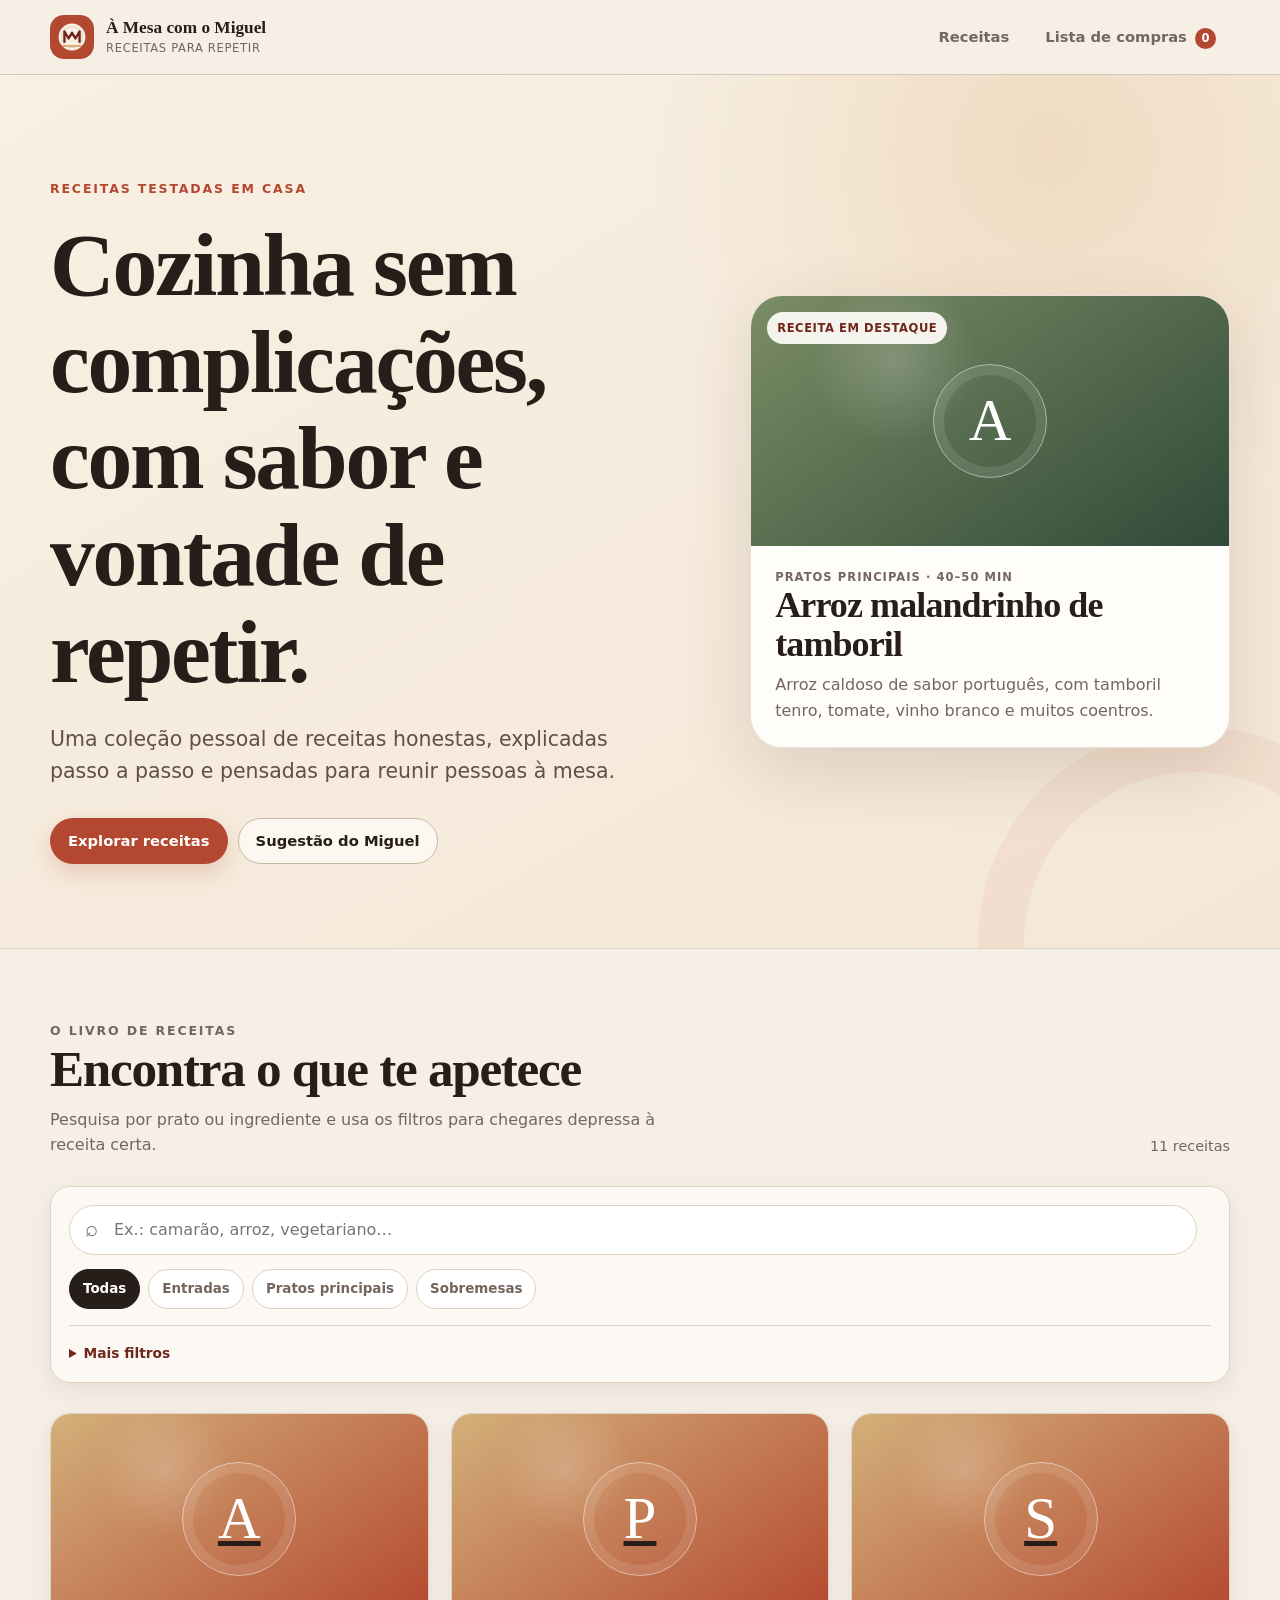
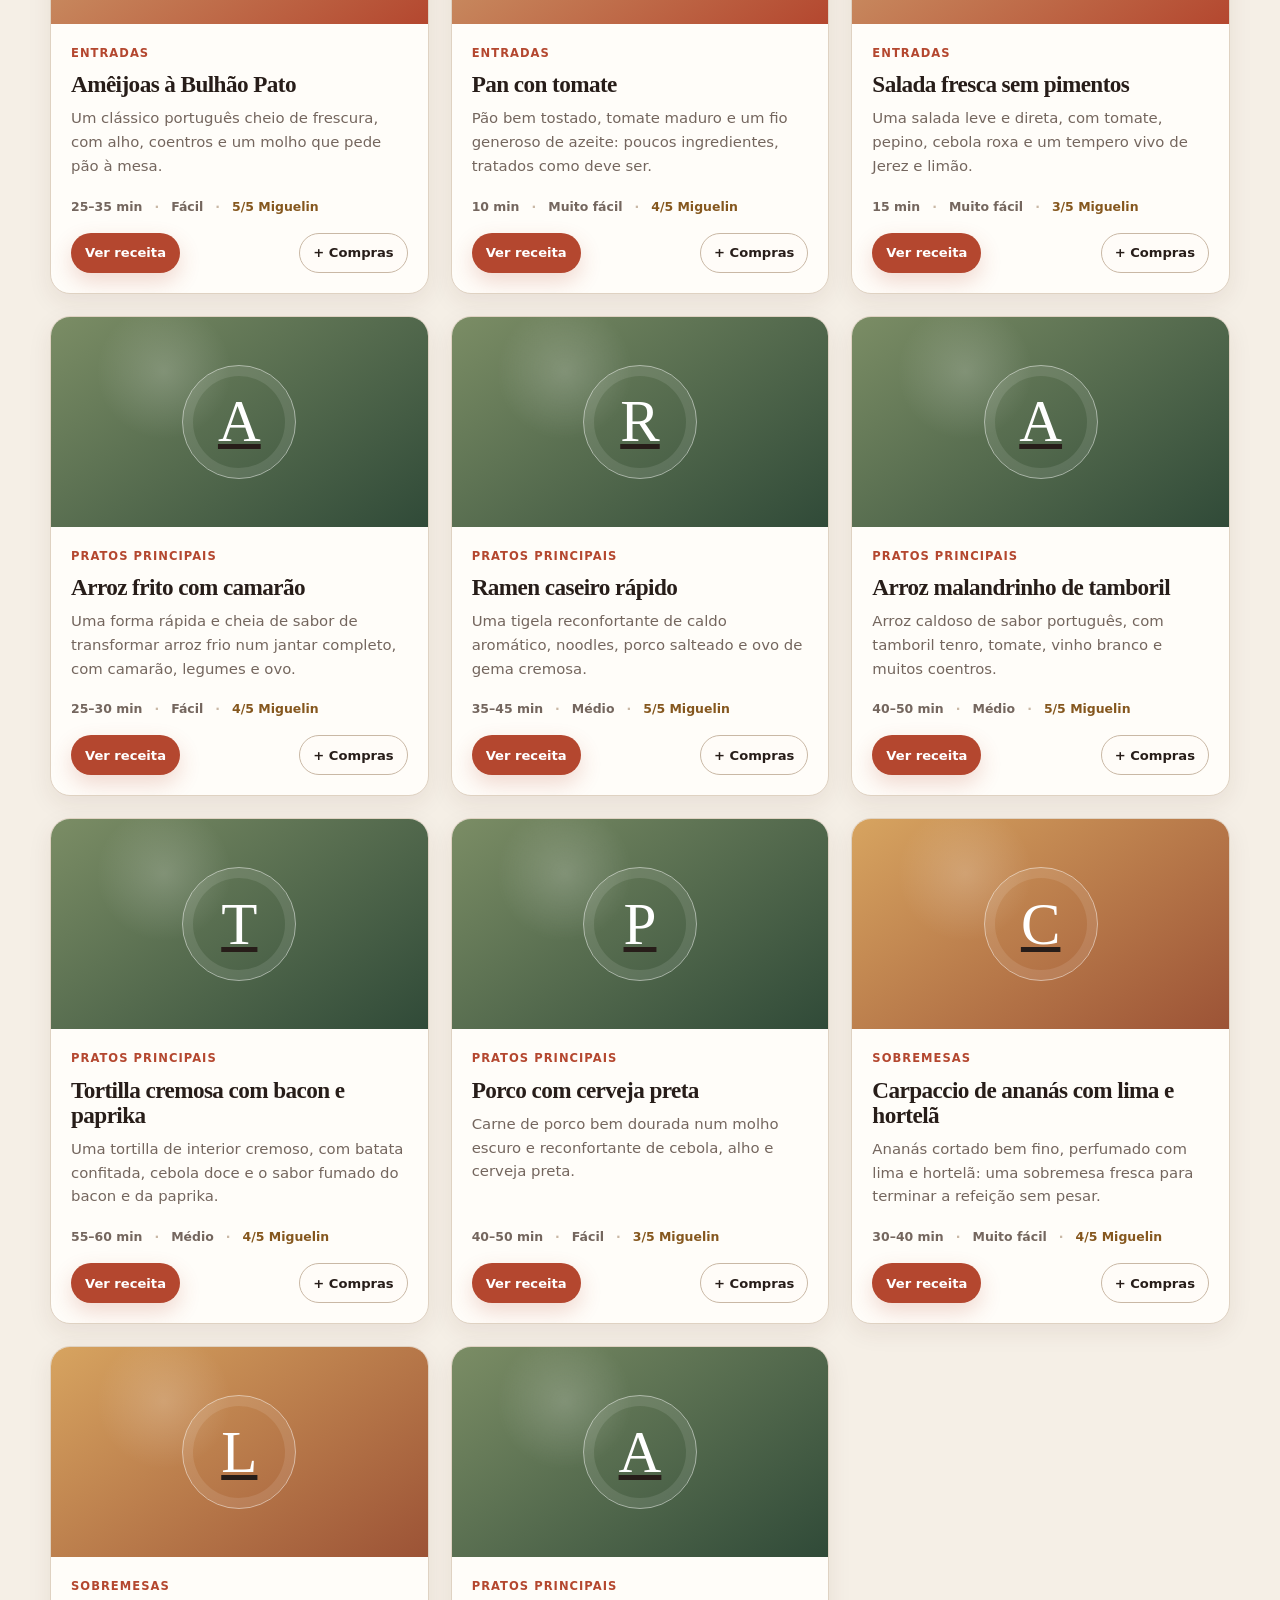
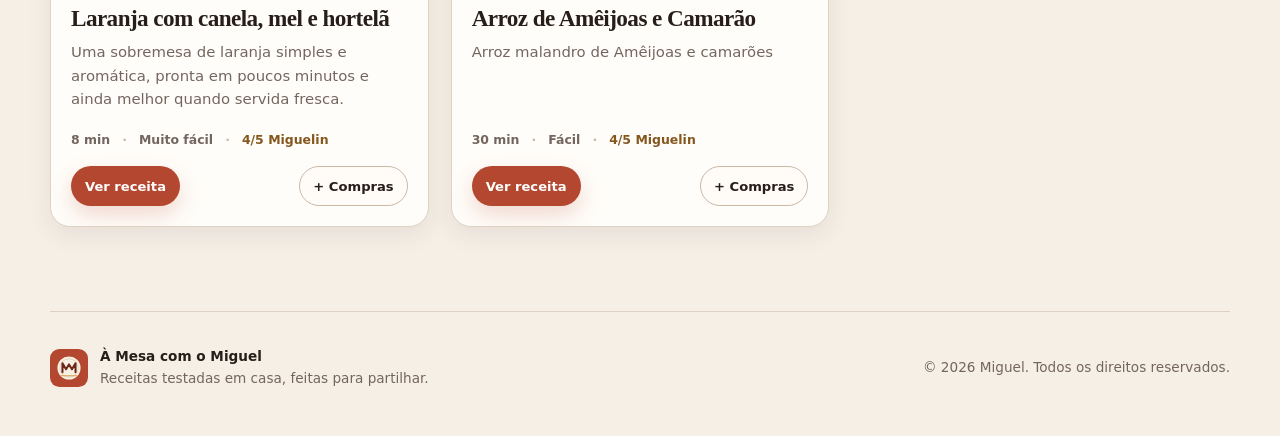
<file: index.html>
<!doctype html>
<html lang="pt-PT">
<head>
  <meta charset="utf-8">
  <meta name="viewport" content="width=device-width, initial-scale=1">
  <meta name="theme-color" content="#b4472f">
  <meta name="description" content="Receitas testadas em casa por Miguel: simples, bem explicadas e feitas para repetir.">
  <meta property="og:type" content="website">
  <meta property="og:title" content="À Mesa com o Miguel">
  <meta property="og:description" content="Cozinha sem complicações, com sabor e vontade de repetir.">
  <title>À Mesa com o Miguel — Receitas para repetir</title>
  <link rel="icon" href="assets/logo.svg" type="image/svg+xml">
  <link rel="stylesheet" href="css/styles.css?v=3.0.1">
</head>
<body>
  <a class="skip-link" href="#app">Saltar para o conteúdo</a>
  <header class="site-header">
    <div class="header-inner">
      <a class="brand" href="#inicio" aria-label="À Mesa com o Miguel — início">
        <img src="assets/logo.svg" alt="" width="44" height="44">
        <span class="brand-copy">
          <strong data-site-name>À Mesa com o Miguel</strong>
          <small>Receitas para repetir</small>
        </span>
      </a>
      <nav class="desktop-nav" aria-label="Navegação principal">
        <a href="#receitas">Receitas</a>
        <a href="#compras">Lista de compras <span class="nav-count" data-plan-count>0</span></a>
      </nav>
    </div>
  </header>

  <main id="app" tabindex="-1">
    <div class="loading-state" role="status">
      <span class="loading-mark" aria-hidden="true"></span>
      <p>A preparar a mesa…</p>
    </div>
  </main>

  <footer class="site-footer">
    <div>
      <img src="assets/logo.svg" alt="" width="38" height="38">
      <p><strong data-site-name>À Mesa com o Miguel</strong><br><span data-footer-copy>Receitas testadas em casa, feitas para partilhar.</span></p>
    </div>
    <p class="footer-note">© <span id="year"></span> <a class="footer-admin-link" href="admin.html" aria-label="Aceder à área de administração">Miguel</a>. Todos os direitos reservados.</p>
  </footer>

  <nav class="mobile-nav" aria-label="Navegação móvel">
    <a href="#receitas"><span aria-hidden="true">⌂</span>Receitas</a>
    <a href="#compras"><span aria-hidden="true">☑</span>Compras <b data-plan-count>0</b></a>
  </nav>

  <div class="toast" id="toast" role="status" aria-live="polite"></div>
  <script src="js/app.js?v=3.0.0"></script>
</body>
</html>
</file>
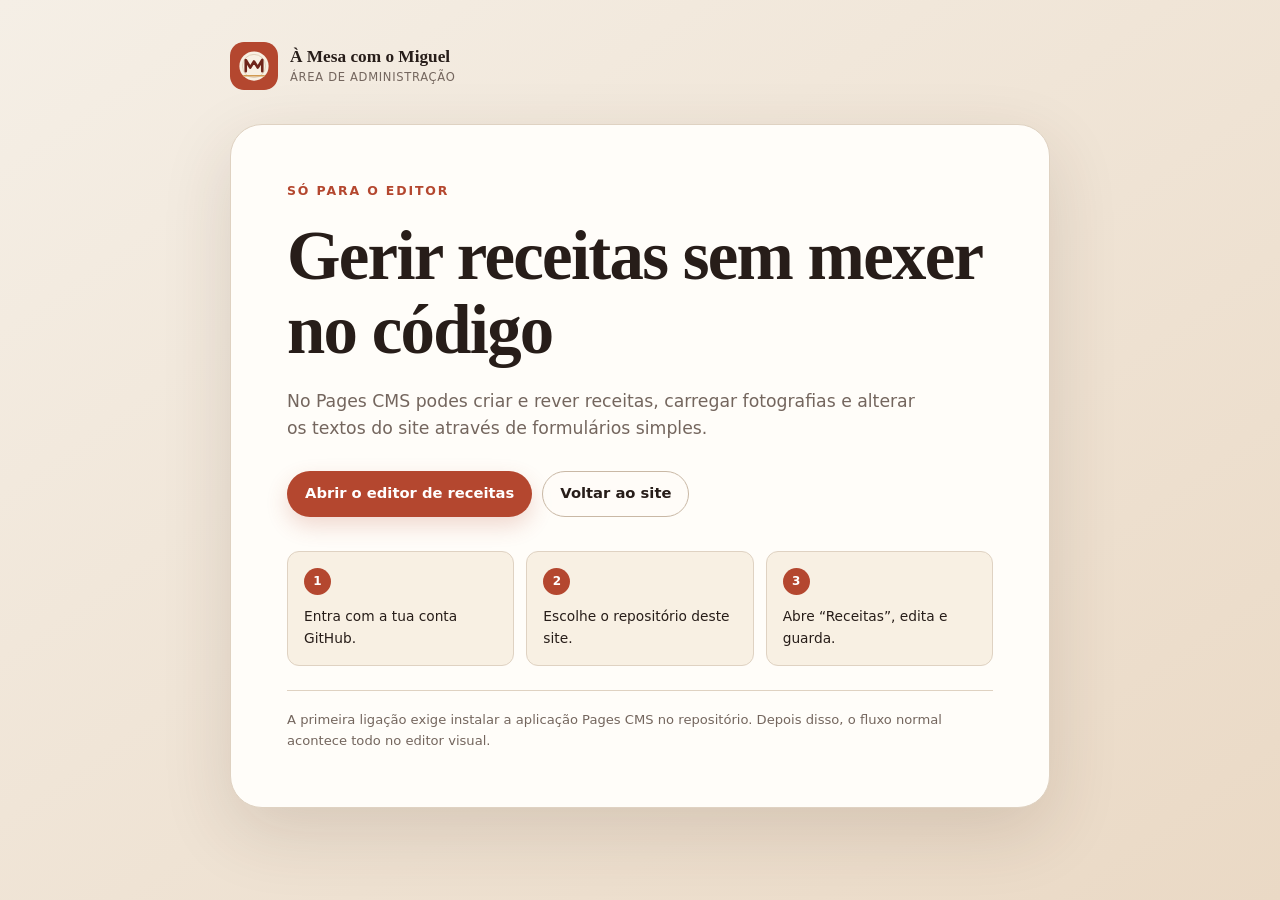
<file: admin.html>
<!doctype html>
<html lang="pt-PT">
<head>
  <meta charset="utf-8">
  <meta name="viewport" content="width=device-width, initial-scale=1">
  <meta name="robots" content="noindex, nofollow">
  <meta name="theme-color" content="#b4472f">
  <title>Administração — À Mesa com o Miguel</title>
  <link rel="icon" href="assets/logo.svg" type="image/svg+xml">
  <link rel="stylesheet" href="css/styles.css?v=3.0.0">
</head>
<body class="admin-page">
  <main class="admin-shell">
    <a class="brand admin-brand" href="./">
      <img src="assets/logo.svg" alt="" width="48" height="48">
      <span class="brand-copy"><strong>À Mesa com o Miguel</strong><small>Área de administração</small></span>
    </a>

    <section class="admin-card">
      <p class="eyebrow">Só para o editor</p>
      <h1>Gerir receitas sem mexer no código</h1>
      <p class="admin-lead">No Pages CMS podes criar e rever receitas, carregar fotografias e alterar os textos do site através de formulários simples.</p>
      <div class="admin-actions">
        <a class="button button-primary" href="https://app.pagescms.org/" target="_blank" rel="noopener noreferrer">Abrir o editor de receitas</a>
        <a class="button button-secondary" href="./">Voltar ao site</a>
      </div>
      <div class="admin-steps">
        <div><span>1</span><p>Entra com a tua conta GitHub.</p></div>
        <div><span>2</span><p>Escolhe o repositório deste site.</p></div>
        <div><span>3</span><p>Abre “Receitas”, edita e guarda.</p></div>
      </div>
      <p class="admin-note">A primeira ligação exige instalar a aplicação Pages CMS no repositório. Depois disso, o fluxo normal acontece todo no editor visual.</p>
    </section>
  </main>
</body>
</html>
</file>
<file: css/styles.css>
@charset "UTF-8";

:root {
  --canvas: #f5efe6;
  --paper: #fffdf9;
  --paper-warm: #f8f0e3;
  --ink: #271d19;
  --muted: #74665e;
  --brand: #b4472f;
  --brand-dark: #6f261b;
  --accent: #d19a51;
  --green: #425f4a;
  --line: #dfd2c2;
  --line-strong: #c9b8a5;
  --danger: #9d3428;
  --shadow-sm: 0 8px 24px rgba(73, 43, 29, .08);
  --shadow-lg: 0 24px 70px rgba(73, 43, 29, .14);
  --radius-sm: 12px;
  --radius-md: 20px;
  --radius-lg: 32px;
  --max: 1180px;
  color-scheme: light;
}

* { box-sizing: border-box; }
html { scroll-behavior: smooth; }
body {
  margin: 0;
  background: var(--canvas);
  color: var(--ink);
  font-family: Inter, ui-sans-serif, system-ui, -apple-system, BlinkMacSystemFont, "Segoe UI", sans-serif;
  font-size: 16px;
  line-height: 1.6;
  text-rendering: optimizeLegibility;
}
button, input, select { font: inherit; }
button, a { -webkit-tap-highlight-color: transparent; }
img { display: block; max-width: 100%; }
a { color: inherit; }
h1, h2, h3, p { margin-top: 0; }
.sr-only {
  position: absolute;
  width: 1px;
  height: 1px;
  padding: 0;
  margin: -1px;
  overflow: hidden;
  clip: rect(0, 0, 0, 0);
  white-space: nowrap;
  border: 0;
}
h1, h2, h3 {
  font-family: Georgia, "Times New Roman", serif;
  font-weight: 600;
  line-height: 1.08;
  letter-spacing: -.025em;
}
h1 { font-size: clamp(2.75rem, 7vw, 5.8rem); }
h2 { font-size: clamp(2rem, 4vw, 3.4rem); }
h3 { font-size: 1.45rem; }

.skip-link {
  position: fixed;
  left: 16px;
  top: -80px;
  z-index: 100;
  padding: 12px 16px;
  border-radius: 10px;
  background: var(--ink);
  color: white;
  font-weight: 800;
  text-decoration: none;
}
.skip-link:focus { top: 16px; }

.site-header {
  position: sticky;
  top: 0;
  z-index: 30;
  border-bottom: 1px solid rgba(201, 184, 165, .7);
  background: var(--canvas);
}
.header-inner {
  width: min(var(--max), calc(100% - 32px));
  min-height: 74px;
  margin: 0 auto;
  display: flex;
  align-items: center;
  justify-content: space-between;
  gap: 24px;
}
.brand {
  display: inline-flex;
  align-items: center;
  gap: 12px;
  color: var(--ink);
  text-decoration: none;
}
.brand img { flex: 0 0 auto; border-radius: 14px; }
.brand-copy { display: grid; line-height: 1.15; }
.brand-copy strong { font-family: Georgia, "Times New Roman", serif; font-size: 1.08rem; }
.brand-copy small { margin-top: 4px; color: var(--muted); font-size: .72rem; letter-spacing: .06em; text-transform: uppercase; }
.desktop-nav { display: flex; align-items: center; gap: 8px; }
.desktop-nav a {
  padding: 10px 14px;
  border-radius: 999px;
  color: var(--muted);
  font-size: .92rem;
  font-weight: 750;
  text-decoration: none;
}
.desktop-nav a:hover, .desktop-nav a:focus-visible { background: var(--paper); color: var(--ink); }
.nav-count {
  min-width: 21px;
  height: 21px;
  margin-left: 3px;
  padding: 0 6px;
  display: inline-grid;
  place-items: center;
  border-radius: 999px;
  background: var(--brand);
  color: white;
  font-size: .72rem;
}

#app { min-height: 62vh; }
.loading-state {
  min-height: 55vh;
  display: grid;
  place-content: center;
  justify-items: center;
  color: var(--muted);
}
.loading-mark {
  width: 44px;
  height: 44px;
  border: 3px solid var(--line);
  border-top-color: var(--brand);
  border-radius: 50%;
  animation: spin .8s linear infinite;
}
@keyframes spin { to { transform: rotate(360deg); } }

.hero {
  position: relative;
  overflow: hidden;
  border-bottom: 1px solid var(--line);
  background:
    radial-gradient(circle at 82% 8%, rgba(209, 154, 81, .20), transparent 30%),
    linear-gradient(150deg, #f8f0e3 0%, #f4e7d7 100%);
}
.hero::after {
  content: "";
  position: absolute;
  width: 340px;
  height: 340px;
  right: -130px;
  bottom: -210px;
  border: 46px solid rgba(180, 71, 47, .06);
  border-radius: 50%;
}
.hero-inner {
  position: relative;
  z-index: 1;
  width: min(var(--max), calc(100% - 32px));
  margin: 0 auto;
  padding: clamp(54px, 9vw, 104px) 0 clamp(50px, 7vw, 84px);
  display: grid;
  grid-template-columns: minmax(0, 1.12fr) minmax(330px, .88fr);
  gap: clamp(36px, 7vw, 92px);
  align-items: center;
}
.eyebrow {
  margin-bottom: 18px;
  color: var(--brand);
  font-size: .78rem;
  font-weight: 850;
  letter-spacing: .15em;
  text-transform: uppercase;
}
.hero-copy h1 { max-width: 760px; margin-bottom: 22px; }
.hero-copy .lead {
  max-width: 660px;
  margin-bottom: 30px;
  color: #5f5048;
  font-size: clamp(1.05rem, 2vw, 1.28rem);
}
.hero-actions, .card-actions, .detail-actions, .shopping-actions, .admin-actions {
  display: flex;
  flex-wrap: wrap;
  gap: 10px;
}
.button {
  min-height: 46px;
  padding: 11px 17px;
  display: inline-flex;
  align-items: center;
  justify-content: center;
  gap: 8px;
  border: 1px solid transparent;
  border-radius: 999px;
  cursor: pointer;
  font-size: .92rem;
  font-weight: 800;
  line-height: 1;
  text-decoration: none;
  transition: transform .18s ease, box-shadow .18s ease, background-color .18s ease;
}
.button:hover { transform: translateY(-1px); }
.button:focus-visible, .filter-chip:focus-visible, .category-tab:focus-visible, input:focus-visible, select:focus-visible {
  outline: 3px solid rgba(180, 71, 47, .25);
  outline-offset: 2px;
}
.button-primary { background: var(--brand); color: white; box-shadow: 0 9px 22px rgba(180, 71, 47, .20); }
.button-primary:hover { background: var(--brand-dark); }
.button-secondary { border-color: var(--line-strong); background: rgba(255, 253, 249, .72); color: var(--ink); }
.button-quiet { border-color: var(--line); background: transparent; color: var(--muted); }
.button-danger { border-color: #e5c1bb; background: #fff4f2; color: var(--danger); }
.button-small { min-height: 40px; padding: 9px 13px; font-size: .82rem; }

.featured-card {
  min-height: 420px;
  display: grid;
  grid-template-rows: 1fr auto;
  overflow: hidden;
  border: 1px solid rgba(134, 82, 55, .16);
  border-radius: var(--radius-lg);
  background: var(--paper);
  box-shadow: var(--shadow-lg);
  text-decoration: none;
}
.featured-media, .recipe-media, .detail-media {
  position: relative;
  overflow: hidden;
  background: linear-gradient(145deg, #d3b07a, #b4472f);
}
.featured-media { min-height: 250px; }
.featured-media img, .recipe-media img, .detail-media img { width: 100%; height: 100%; object-fit: cover; }
.media-placeholder {
  width: 100%;
  height: 100%;
  min-height: inherit;
  display: grid;
  place-items: center;
  background:
    radial-gradient(circle at 30% 26%, rgba(255,255,255,.18), transparent 22%),
    linear-gradient(145deg, var(--placeholder-a, #d3b07a), var(--placeholder-b, #b4472f));
}
.media-placeholder::before {
  content: attr(data-letter);
  width: 112px;
  height: 112px;
  display: grid;
  place-items: center;
  border: 1px solid rgba(255,255,255,.5);
  border-radius: 50%;
  color: white;
  font-family: Georgia, "Times New Roman", serif;
  font-size: 3.7rem;
  line-height: 1;
  box-shadow: inset 0 0 0 10px rgba(255,255,255,.10);
}
.media-placeholder[data-category="pratos-principais"] { --placeholder-a: #7b8d65; --placeholder-b: #304a38; }
.media-placeholder[data-category="sobremesas"] { --placeholder-a: #d7a460; --placeholder-b: #9c5336; }
.featured-badge {
  position: absolute;
  top: 16px;
  left: 16px;
  padding: 7px 10px;
  border-radius: 999px;
  background: rgba(255, 253, 249, .92);
  color: var(--brand-dark);
  font-size: .72rem;
  font-weight: 850;
  letter-spacing: .05em;
  text-transform: uppercase;
}
.featured-copy { padding: 22px 24px 24px; }
.featured-copy h2 { margin-bottom: 8px; font-size: clamp(1.65rem, 3vw, 2.25rem); }
.featured-copy p { margin-bottom: 0; color: var(--muted); }

.content-shell {
  width: min(var(--max), calc(100% - 32px));
  margin: 0 auto;
  padding: 72px 0 84px;
}
.section-heading {
  margin-bottom: 28px;
  display: flex;
  align-items: end;
  justify-content: space-between;
  gap: 30px;
}
.section-heading h2 { margin-bottom: 10px; }
.section-heading p { max-width: 620px; margin-bottom: 0; color: var(--muted); }
.recipe-total { color: var(--muted); font-size: .9rem; white-space: nowrap; }

.filter-panel {
  margin-bottom: 30px;
  padding: 18px;
  border: 1px solid var(--line);
  border-radius: var(--radius-md);
  background: rgba(255, 253, 249, .76);
  box-shadow: var(--shadow-sm);
}
.filter-top { display: grid; grid-template-columns: minmax(220px, 1fr) auto; gap: 14px; }
.search-box { position: relative; }
.search-box::before {
  content: "⌕";
  position: absolute;
  left: 16px;
  top: 50%;
  transform: translateY(-52%);
  color: var(--muted);
  font-size: 1.35rem;
  pointer-events: none;
}
.search-box input {
  width: 100%;
  min-height: 50px;
  padding: 11px 44px;
  border: 1px solid var(--line);
  border-radius: 999px;
  background: white;
  color: var(--ink);
}
.search-clear {
  position: absolute;
  right: 8px;
  top: 7px;
  width: 36px;
  height: 36px;
  border: 0;
  border-radius: 50%;
  background: var(--paper-warm);
  color: var(--muted);
  cursor: pointer;
}
.category-tabs, .filter-chips { display: flex; flex-wrap: wrap; gap: 8px; }
.category-tabs { margin-top: 14px; }
.category-tab, .filter-chip {
  min-height: 40px;
  padding: 8px 13px;
  border: 1px solid var(--line);
  border-radius: 999px;
  background: white;
  color: var(--muted);
  cursor: pointer;
  font-size: .84rem;
  font-weight: 750;
}
.category-tab[aria-pressed="true"], .filter-chip[aria-pressed="true"] { border-color: var(--ink); background: var(--ink); color: white; }
.advanced-filters { margin-top: 16px; padding-top: 16px; border-top: 1px solid var(--line); }
.advanced-filters summary { cursor: pointer; color: var(--brand-dark); font-size: .86rem; font-weight: 800; }
.advanced-grid { margin-top: 14px; display: grid; grid-template-columns: 180px 180px 1fr; gap: 12px; align-items: end; }
.field-label { display: grid; gap: 5px; color: var(--muted); font-size: .76rem; font-weight: 800; letter-spacing: .03em; text-transform: uppercase; }
.field-label select {
  min-height: 43px;
  padding: 8px 12px;
  border: 1px solid var(--line);
  border-radius: 10px;
  background: white;
  color: var(--ink);
  text-transform: none;
  letter-spacing: 0;
}

.recipe-grid { display: grid; grid-template-columns: repeat(3, minmax(0, 1fr)); gap: 22px; }
.recipe-card {
  min-width: 0;
  overflow: hidden;
  display: flex;
  flex-direction: column;
  border: 1px solid var(--line);
  border-radius: var(--radius-md);
  background: var(--paper);
  box-shadow: var(--shadow-sm);
  transition: transform .2s ease, box-shadow .2s ease;
}
.recipe-card:hover { transform: translateY(-3px); box-shadow: 0 18px 42px rgba(73, 43, 29, .12); }
.recipe-media { height: 210px; }
.recipe-body { flex: 1; padding: 20px; display: flex; flex-direction: column; }
.recipe-kicker { margin-bottom: 10px; color: var(--brand); font-size: .72rem; font-weight: 850; letter-spacing: .09em; text-transform: uppercase; }
.recipe-card h3 { margin-bottom: 10px; }
.recipe-card h3 a { text-decoration: none; }
.recipe-intro { flex: 1; margin-bottom: 18px; color: var(--muted); font-size: .93rem; }
.recipe-meta { margin-bottom: 16px; display: flex; flex-wrap: wrap; gap: 6px 12px; color: var(--muted); font-size: .78rem; font-weight: 700; }
.recipe-meta span + span::before { content: "·"; margin-right: 12px; color: var(--line-strong); }
.rating { color: #85571e; }
.card-actions { align-items: center; justify-content: space-between; }
.save-button.is-selected { border-color: #b8c8bc; background: #edf4ef; color: var(--green); }

.empty-state, .error-state {
  grid-column: 1 / -1;
  padding: clamp(38px, 7vw, 72px) 24px;
  border: 1px dashed var(--line-strong);
  border-radius: var(--radius-md);
  background: rgba(255,253,249,.65);
  text-align: center;
}
.empty-state h3, .error-state h2 { margin-bottom: 10px; }
.empty-state p, .error-state p { max-width: 560px; margin: 0 auto 20px; color: var(--muted); }

.detail-shell, .shopping-shell {
  width: min(var(--max), calc(100% - 32px));
  margin: 0 auto;
  padding: 48px 0 84px;
}
.back-link {
  display: inline-flex;
  margin-bottom: 28px;
  color: var(--muted);
  font-size: .9rem;
  font-weight: 800;
  text-decoration: none;
}
.back-link:hover { color: var(--brand); }
.detail-hero { display: grid; grid-template-columns: minmax(0, .92fr) minmax(0, 1.08fr); gap: clamp(28px, 5vw, 64px); align-items: center; }
.detail-copy h1 { margin-bottom: 18px; font-size: clamp(2.7rem, 6vw, 5rem); }
.detail-intro { margin-bottom: 24px; color: var(--muted); font-size: 1.12rem; }
.detail-meta { margin-bottom: 26px; display: grid; grid-template-columns: repeat(2, minmax(0, 1fr)); gap: 12px; }
.detail-meta div { padding: 12px 14px; border-left: 2px solid var(--accent); background: rgba(255,253,249,.52); }
.detail-meta dt { color: var(--muted); font-size: .7rem; font-weight: 850; letter-spacing: .08em; text-transform: uppercase; }
.detail-meta dd { margin: 3px 0 0; font-weight: 750; }
.detail-media { min-height: 520px; border-radius: var(--radius-lg); box-shadow: var(--shadow-lg); }
.detail-content { margin-top: 60px; display: grid; grid-template-columns: minmax(270px, .78fr) minmax(0, 1.22fr); gap: clamp(30px, 6vw, 76px); align-items: start; }
.ingredients-card {
  position: sticky;
  top: 100px;
  padding: 24px;
  border: 1px solid var(--line);
  border-radius: var(--radius-md);
  background: var(--paper);
  box-shadow: var(--shadow-sm);
}
.ingredients-card h2, .method h2 { margin-bottom: 22px; font-size: 2rem; }
.ingredient-list { margin: 0; padding: 0; display: grid; gap: 4px; list-style: none; }
.ingredient-item label {
  padding: 9px 4px;
  display: flex;
  align-items: flex-start;
  gap: 10px;
  border-bottom: 1px solid #eee6dc;
  cursor: pointer;
}
.ingredient-item:last-child label { border-bottom: 0; }
.ingredient-item input { width: 18px; height: 18px; margin-top: 3px; accent-color: var(--brand); }
.ingredient-item input:checked + span { color: #9a8d84; text-decoration: line-through; }
.tip-box { margin-top: 22px; padding: 16px; border-radius: var(--radius-sm); background: var(--paper-warm); }
.tip-box strong { color: var(--brand-dark); font-size: .76rem; letter-spacing: .08em; text-transform: uppercase; }
.tip-box ul { margin: 8px 0 0; padding-left: 18px; color: #5e5149; font-size: .9rem; }
.method-list { margin: 0; padding: 0; list-style: none; counter-reset: steps; }
.method-step {
  position: relative;
  min-height: 70px;
  padding: 4px 0 28px 62px;
  border-bottom: 1px solid var(--line);
  counter-increment: steps;
}
.method-step + .method-step { padding-top: 26px; }
.method-step::before {
  content: counter(steps, decimal-leading-zero);
  position: absolute;
  left: 0;
  top: 2px;
  color: var(--brand);
  font-family: Georgia, "Times New Roman", serif;
  font-size: 1.5rem;
  font-weight: 700;
}
.method-step + .method-step::before { top: 24px; }
.method-step p { margin-bottom: 0; font-size: 1.03rem; }

.cook-dialog {
  width: min(860px, calc(100% - 28px));
  max-height: calc(100vh - 28px);
  padding: 0;
  overflow: hidden;
  border: 0;
  border-radius: var(--radius-lg);
  background: var(--ink);
  color: white;
  box-shadow: 0 30px 100px rgba(0,0,0,.4);
}
.cook-dialog::backdrop { background: rgba(24, 17, 14, .82); backdrop-filter: blur(7px); }
.cook-inner { min-height: min(620px, calc(100vh - 28px)); padding: clamp(24px, 6vw, 58px); display: flex; flex-direction: column; }
.cook-top { display: flex; justify-content: space-between; gap: 20px; color: #cdbfb5; font-size: .82rem; font-weight: 750; }
.cook-close { width: 38px; height: 38px; border: 1px solid #665850; border-radius: 50%; background: transparent; color: white; cursor: pointer; }
.cook-progress { height: 3px; margin: 24px 0; overflow: hidden; border-radius: 999px; background: #4b403a; }
.cook-progress span { display: block; height: 100%; background: var(--accent); transition: width .2s ease; }
.cook-step-copy { flex: 1; display: grid; place-content: center; text-align: center; }
.cook-step-copy p { margin-bottom: 0; font-family: Georgia, "Times New Roman", serif; font-size: clamp(1.85rem, 5vw, 3.5rem); line-height: 1.2; }
.cook-controls { display: flex; justify-content: center; gap: 10px; }
.cook-controls .button-secondary { border-color: #685a52; background: transparent; color: white; }

.shopping-header { margin-bottom: 36px; display: grid; grid-template-columns: 1fr auto; gap: 30px; align-items: end; }
.shopping-header h1 { margin-bottom: 12px; font-size: clamp(2.8rem, 6vw, 5.4rem); }
.shopping-header p { max-width: 640px; margin-bottom: 0; color: var(--muted); }
.chosen-recipes { margin-bottom: 24px; padding: 18px; border: 1px solid var(--line); border-radius: var(--radius-md); background: rgba(255,253,249,.7); }
.chosen-recipes h2 { margin-bottom: 12px; font-family: inherit; font-size: .75rem; font-weight: 850; letter-spacing: .1em; text-transform: uppercase; }
.chosen-chips { display: flex; flex-wrap: wrap; gap: 8px; }
.chosen-chip { padding: 7px 10px; border-radius: 999px; background: var(--paper-warm); color: #5e5149; font-size: .82rem; }
.shopping-grid { display: grid; grid-template-columns: repeat(2, minmax(0, 1fr)); gap: 18px; }
.shopping-group { padding: 22px; border: 1px solid var(--line); border-radius: var(--radius-md); background: var(--paper); }
.shopping-group h2 { margin-bottom: 16px; font-family: inherit; font-size: .82rem; font-weight: 850; letter-spacing: .09em; text-transform: uppercase; }
.shop-item { padding: 9px 0; display: flex; align-items: flex-start; gap: 10px; border-bottom: 1px solid #eee6dc; cursor: pointer; }
.shop-item:last-child { border-bottom: 0; }
.shop-item input { width: 18px; height: 18px; margin-top: 3px; accent-color: var(--green); }
.shop-item.is-checked span { color: #988b82; text-decoration: line-through; }

.site-footer {
  width: min(var(--max), calc(100% - 32px));
  margin: 0 auto;
  padding: 34px 0 46px;
  display: flex;
  align-items: center;
  justify-content: space-between;
  gap: 24px;
  border-top: 1px solid var(--line);
  color: var(--muted);
  font-size: .85rem;
}
.site-footer > div { display: flex; align-items: center; gap: 12px; }
.site-footer p { margin-bottom: 0; }
.site-footer strong { color: var(--ink); }
.footer-note { text-align: right; }
.footer-admin-link { color: inherit; text-decoration: none; }
.footer-admin-link:focus-visible { outline: 2px solid var(--green); outline-offset: 3px; }
.mobile-nav { display: none; }
.toast {
  position: fixed;
  left: 50%;
  bottom: 24px;
  z-index: 80;
  max-width: min(420px, calc(100% - 32px));
  padding: 11px 16px;
  border-radius: 999px;
  background: var(--ink);
  color: white;
  font-size: .86rem;
  font-weight: 750;
  opacity: 0;
  pointer-events: none;
  transform: translate(-50%, 12px);
  transition: opacity .2s ease, transform .2s ease;
}
.toast.is-visible { opacity: 1; transform: translate(-50%, 0); }

.admin-page { min-height: 100vh; background: linear-gradient(145deg, var(--canvas), #ead9c5); }
.admin-shell { width: min(820px, calc(100% - 32px)); margin: 0 auto; padding: 42px 0 70px; }
.admin-brand { margin-bottom: 34px; }
.admin-card { padding: clamp(26px, 6vw, 56px); border: 1px solid var(--line); border-radius: var(--radius-lg); background: var(--paper); box-shadow: var(--shadow-lg); }
.admin-card h1 { margin-bottom: 20px; font-size: clamp(2.3rem, 6vw, 4.3rem); }
.admin-lead { max-width: 650px; margin-bottom: 28px; color: var(--muted); font-size: 1.08rem; }
.admin-steps { margin: 34px 0 24px; display: grid; grid-template-columns: repeat(3, 1fr); gap: 12px; }
.admin-steps div { padding: 16px; border: 1px solid var(--line); border-radius: var(--radius-sm); background: var(--paper-warm); }
.admin-steps span { width: 27px; height: 27px; margin-bottom: 10px; display: grid; place-items: center; border-radius: 50%; background: var(--brand); color: white; font-size: .75rem; font-weight: 850; }
.admin-steps p, .admin-note { margin-bottom: 0; }
.admin-steps p { font-size: .86rem; }
.admin-note { padding-top: 18px; border-top: 1px solid var(--line); color: var(--muted); font-size: .82rem; }

@media (max-width: 960px) {
  .hero-inner, .detail-hero { grid-template-columns: 1fr; }
  .hero-copy { max-width: 780px; }
  .featured-card { min-height: 0; grid-template-columns: .9fr 1.1fr; grid-template-rows: none; }
  .featured-media { min-height: 280px; }
  .recipe-grid { grid-template-columns: repeat(2, minmax(0, 1fr)); }
  .detail-media { min-height: 440px; order: -1; }
  .detail-content { grid-template-columns: 1fr; }
  .ingredients-card { position: static; }
}

@media (max-width: 700px) {
  body { padding-bottom: 76px; }
  h1 { font-size: clamp(2.55rem, 14vw, 4rem); }
  .header-inner { min-height: 66px; }
  .brand img { width: 40px; height: 40px; }
  .brand-copy small, .desktop-nav { display: none; }
  .hero-inner { padding-top: 48px; gap: 34px; }
  .featured-card { display: block; }
  .featured-media { min-height: 230px; }
  .content-shell { padding-top: 54px; }
  .section-heading, .shopping-header { display: block; }
  .recipe-total { display: block; margin-top: 12px; }
  .filter-top, .advanced-grid { grid-template-columns: 1fr; }
  .category-tabs { flex-wrap: nowrap; margin-right: -18px; padding-right: 18px; overflow-x: auto; scrollbar-width: none; }
  .category-tab { flex: 0 0 auto; }
  .recipe-grid, .shopping-grid { grid-template-columns: 1fr; }
  .recipe-media { height: 225px; }
  .detail-shell, .shopping-shell { padding-top: 30px; }
  .detail-copy h1 { font-size: clamp(2.4rem, 13vw, 4rem); }
  .detail-media { min-height: 330px; }
  .detail-meta { grid-template-columns: 1fr 1fr; }
  .detail-content { margin-top: 42px; }
  .method-step { padding-left: 50px; }
  .shopping-actions { margin-top: 22px; }
  .site-footer { padding-bottom: 24px; display: block; }
  .footer-note { margin-top: 18px; text-align: left; }
  .mobile-nav {
    position: fixed;
    left: 12px;
    right: 12px;
    bottom: 10px;
    z-index: 40;
    padding: 6px;
    display: grid;
    grid-template-columns: 1fr 1fr;
    border: 1px solid rgba(201,184,165,.85);
    border-radius: 20px;
    background: var(--paper);
    box-shadow: 0 14px 38px rgba(73,43,29,.2);
  }
  .mobile-nav a { padding: 7px; display: flex; align-items: center; justify-content: center; gap: 7px; border-radius: 14px; color: var(--muted); font-size: .78rem; font-weight: 800; text-decoration: none; }
  .mobile-nav a:active { background: var(--paper-warm); }
  .mobile-nav span { font-size: 1rem; }
  .mobile-nav b { min-width: 20px; height: 20px; display: grid; place-items: center; border-radius: 50%; background: var(--brand); color: white; font-size: .68rem; }
  .toast { bottom: 88px; }
  .admin-steps { grid-template-columns: 1fr; }
}

@media (max-width: 420px) {
  .detail-meta { grid-template-columns: 1fr; }
  .detail-actions .button { width: 100%; }
  .cook-controls { display: grid; grid-template-columns: 1fr 1fr; }
  .cook-controls .button:last-child { grid-column: 1 / -1; }
}

@media (prefers-reduced-motion: reduce) {
  *, *::before, *::after { scroll-behavior: auto !important; animation-duration: .01ms !important; animation-iteration-count: 1 !important; transition-duration: .01ms !important; }
}

@media print {
  body { padding: 0; background: white; color: black; }
  .site-header, .site-footer, .mobile-nav, .detail-actions, .back-link, .toast, .detail-media { display: none !important; }
  .detail-shell { width: 100%; padding: 0; }
  .detail-hero, .detail-content { display: block; }
  .detail-copy h1 { font-size: 34pt; }
  .detail-content { margin-top: 28px; }
  .ingredients-card { margin-bottom: 28px; padding: 0; border: 0; box-shadow: none; }
  .ingredient-item input { display: none; }
}
</file>
